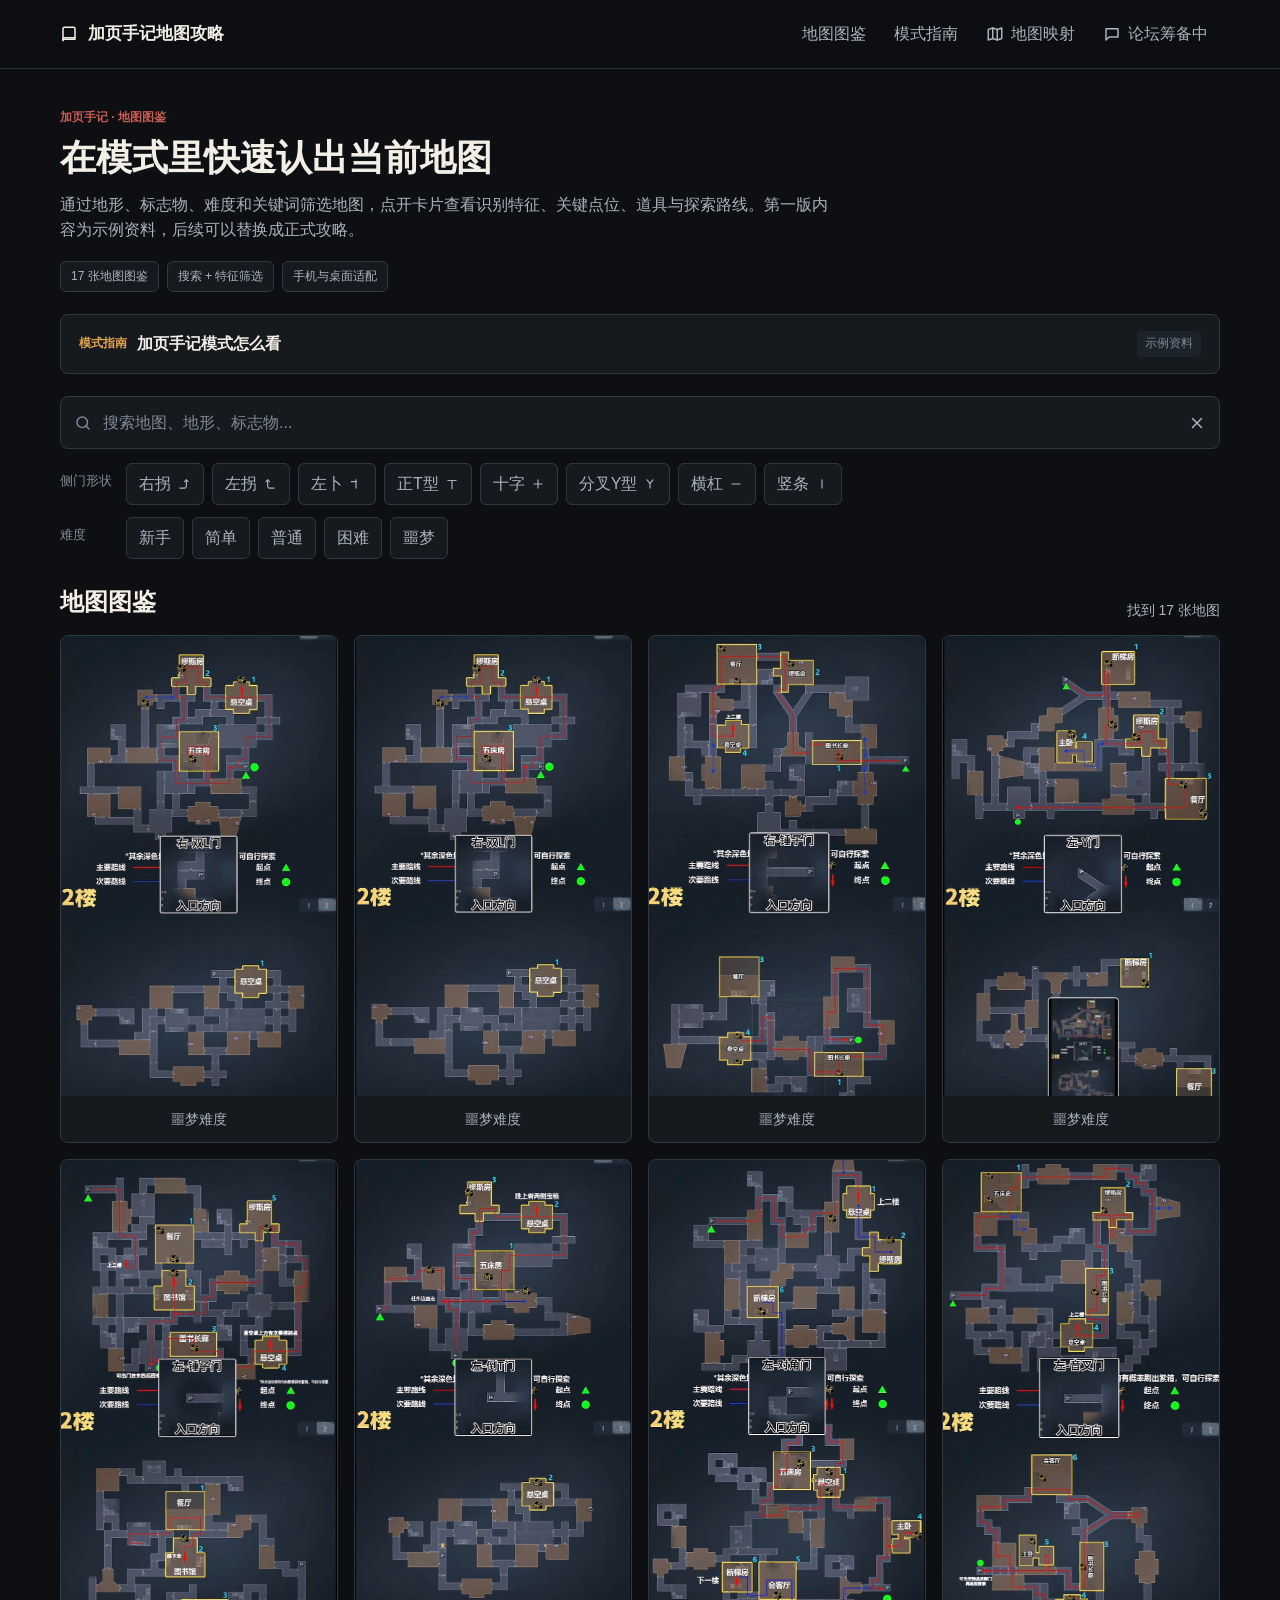
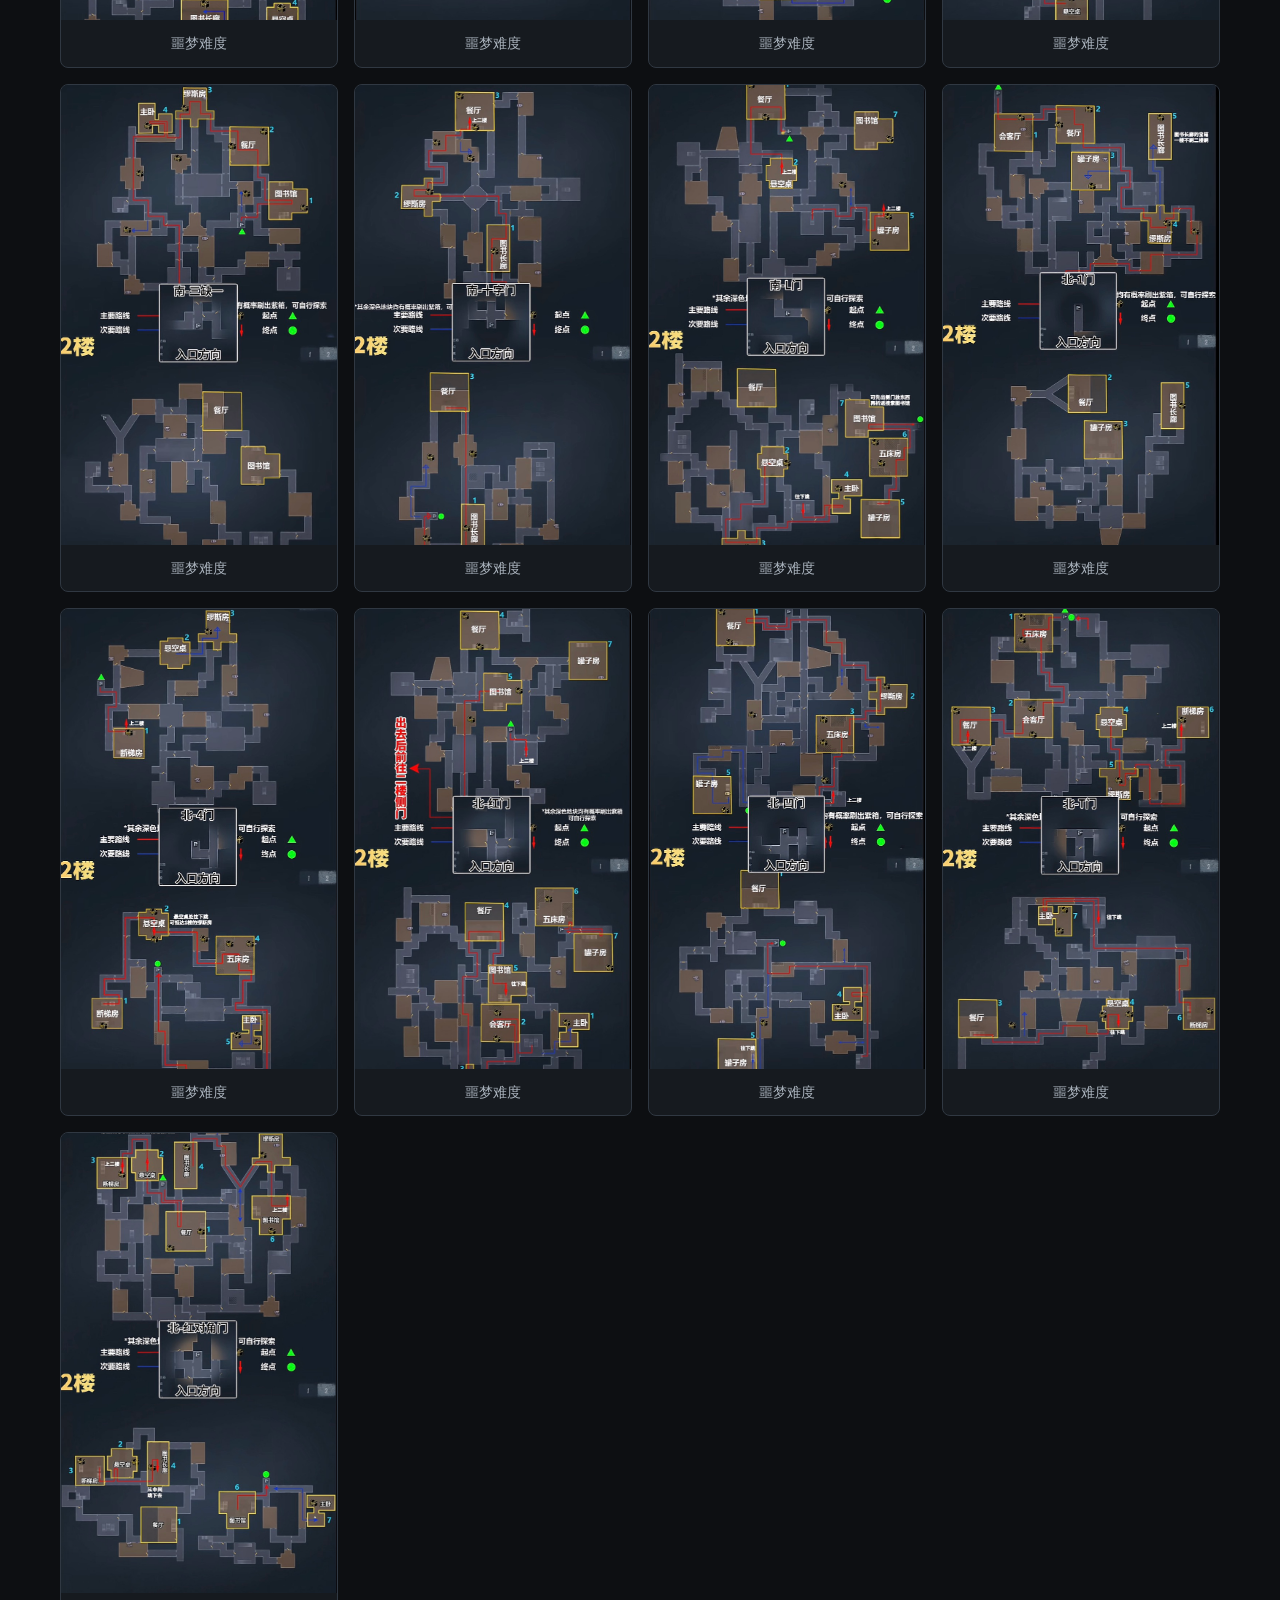
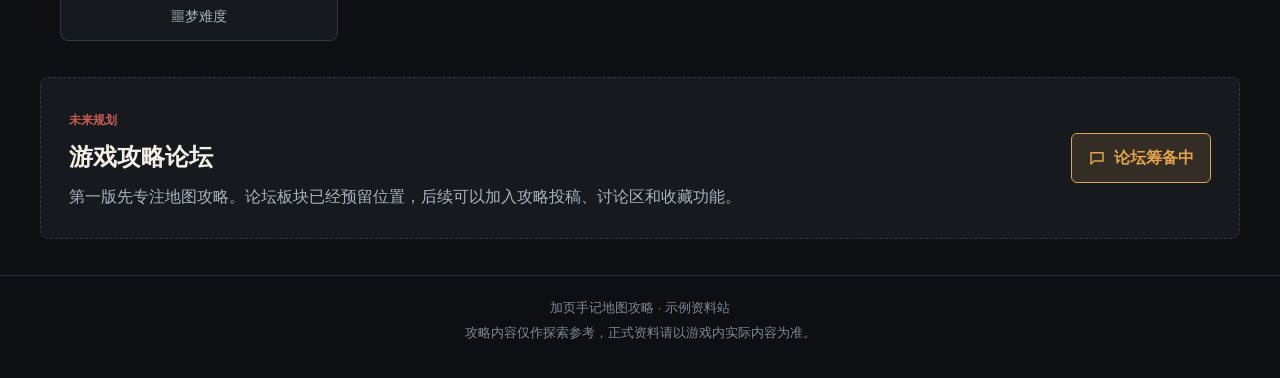
<file: index.html>
<!doctype html>
<html lang="zh-CN">
<head>
  <meta charset="utf-8">
  <meta name="viewport" content="width=device-width, initial-scale=1">
  <meta name="description" content="加页手记地图攻略：搜索、筛选并查看第五人格模式地图的识别特征、点位与探索路线。">
  <title>加页手记地图攻略</title>
  <link rel="stylesheet" href="styles.css?v=8">
</head>
<body>
  <svg class="icon-defs" aria-hidden="true">
    <symbol id="icon-search" viewBox="0 0 24 24">
      <circle cx="11" cy="11" r="7"></circle>
      <path d="m20 20-4-4"></path>
    </symbol>
    <symbol id="icon-filter" viewBox="0 0 24 24">
      <path d="M4 6h16M7 12h10M10 18h4"></path>
    </symbol>
    <symbol id="icon-close" viewBox="0 0 24 24">
      <path d="M6 6l12 12M18 6 6 18"></path>
    </symbol>
    <symbol id="icon-book" viewBox="0 0 24 24">
      <path d="M4 5a2 2 0 0 1 2-2h12a2 2 0 0 1 2 2v14H6a2 2 0 0 0-2 2V5Z"></path>
      <path d="M4 19a2 2 0 0 1 2-2h14"></path>
    </symbol>
    <symbol id="icon-chat" viewBox="0 0 24 24">
      <path d="M4 5h16v11H8l-4 4V5Z"></path>
    </symbol>
    <symbol id="icon-shape-right" viewBox="0 0 24 24">
      <path d="M5 19h8a3 3 0 0 0 3-3V5"></path>
      <path d="m13 8 3-3 3 3"></path>
    </symbol>
    <symbol id="icon-shape-left" viewBox="0 0 24 24">
      <path d="M19 19h-8a3 3 0 0 1-3-3V5"></path>
      <path d="m11 8-3-3-3 3"></path>
    </symbol>
    <symbol id="icon-shape-left-pu" viewBox="0 0 24 24">
      <path d="M12 5v14"></path>
      <path d="M12 8H4"></path>
    </symbol>
    <symbol id="icon-shape-t" viewBox="0 0 24 24">
      <path d="M5 6h14"></path>
      <path d="M12 6v14"></path>
    </symbol>
    <symbol id="icon-shape-cross" viewBox="0 0 24 24">
      <path d="M12 5v14"></path>
      <path d="M5 12h14"></path>
    </symbol>
    <symbol id="icon-shape-y" viewBox="0 0 24 24">
      <path d="M12 19v-8"></path>
      <path d="M12 11 7 5"></path>
      <path d="m12 11 5-6"></path>
    </symbol>
    <symbol id="icon-shape-horizontal" viewBox="0 0 24 24">
      <path d="M5 12h14"></path>
    </symbol>
    <symbol id="icon-shape-vertical" viewBox="0 0 24 24">
      <path d="M12 5v14"></path>
    </symbol>
    <symbol id="icon-map" viewBox="0 0 24 24">
      <path d="M9 4 3 6v14l6-2 6 2 6-2V4l-6 2-6-2Z"></path>
      <path d="M9 4v14M15 6v14"></path>
    </symbol>
    <symbol id="icon-previous" viewBox="0 0 24 24">
      <path d="m15 6-6 6 6 6"></path>
    </symbol>
    <symbol id="icon-next" viewBox="0 0 24 24">
      <path d="m9 6 6 6-6 6"></path>
    </symbol>
    <symbol id="icon-opacity" viewBox="0 0 24 24">
      <path d="M12 3c3 3.8 6 7 6 10a6 6 0 1 1-12 0c0-3 3-6.2 6-10Z"></path>
      <path d="M9 13a3 3 0 0 0 3 3"></path>
    </symbol>
    <symbol id="icon-size" viewBox="0 0 24 24">
      <path d="M4 9V4h5M20 9V4h-5M4 15v5h5M20 15v5h-5"></path>
    </symbol>
    <symbol id="icon-grip" viewBox="0 0 24 24">
      <circle cx="8" cy="6" r="1"></circle>
      <circle cx="16" cy="6" r="1"></circle>
      <circle cx="8" cy="12" r="1"></circle>
      <circle cx="16" cy="12" r="1"></circle>
      <circle cx="8" cy="18" r="1"></circle>
      <circle cx="16" cy="18" r="1"></circle>
    </symbol>
    <symbol id="icon-pip" viewBox="0 0 24 24">
      <rect x="3" y="5" width="18" height="14" rx="2"></rect>
      <rect x="13" y="10" width="6" height="5"></rect>
    </symbol>
  </svg>

  <header class="site-header">
    <div class="header-inner">
      <a class="brand" href="#map-guide" aria-label="加页手记地图攻略首页">
        <svg aria-hidden="true"><use href="#icon-book"></use></svg>
        <span>加页手记地图攻略</span>
      </a>
      <nav class="site-nav" aria-label="主导航">
        <a href="#map-guide">地图图鉴</a>
        <a href="#mode-guide">模式指南</a>
        <button type="button" data-mapping-v2-open>
          <svg aria-hidden="true"><use href="#icon-map"></use></svg>
          地图映射
        </button>
        <button type="button" data-forum-link>
          <svg aria-hidden="true"><use href="#icon-chat"></use></svg>
          论坛筹备中
        </button>
      </nav>
    </div>
  </header>

  <main>
    <section id="map-guide" class="intro" aria-labelledby="pageTitle">
      <div class="intro__text-block">
        <p class="eyebrow">加页手记 · 地图图鉴</p>
        <h1 id="pageTitle">在模式里快速认出当前地图</h1>
        <p class="intro__copy">通过地形、标志物、难度和关键词筛选地图，点开卡片查看识别特征、关键点位、道具与探索路线。第一版内容为示例资料，后续可以替换成正式攻略。</p>
        <div class="intro__stats" aria-label="站点信息">
          <span>17 张地图图鉴</span>
          <span>搜索 + 特征筛选</span>
          <span>手机与桌面适配</span>
        </div>
      </div>
    </section>

    <details id="mode-guide" class="mode-guide">
      <summary>
        <span class="mode-guide__eyebrow">模式指南</span>
        <strong>加页手记模式怎么看</strong>
        <span class="mode-guide__tag">示例资料</span>
      </summary>
      <div class="mode-guide__body">
        <p>这里先用一段简短说明解释模式里的地图信息结构。正式版可以替换为“加页手记”的实际规则、入口和探索目标。</p>
        <ul>
          <li>先通过地图特征判断类型，再查看点位与路线。</li>
          <li>进入游戏后，优先确认明显标志物、出口方向和可交互物。</li>
          <li>攻略只作为探索参考，正式内容应由玩家验证后补充。</li>
        </ul>
      </div>
    </details>

    <section class="toolbar" aria-label="搜索与筛选">
      <form class="search-box" role="search" onsubmit="return false">
        <svg aria-hidden="true"><use href="#icon-search"></use></svg>
        <label class="sr-only" for="mapSearch">搜索地图</label>
        <input id="mapSearch" type="search" placeholder="搜索地图、地形、标志物..." autocomplete="off">
        <button class="icon-button" id="clearSearch" type="button" aria-label="清空搜索">
          <svg aria-hidden="true"><use href="#icon-close"></use></svg>
        </button>
      </form>

      <div class="filter-groups">
        <div class="filter-group">
          <span class="filter-label">侧门形状</span>
          <div class="chip-row" id="terrainFilters" aria-label="按地形筛选"></div>
        </div>
        <div class="filter-group">
          <span class="filter-label">难度</span>
          <div class="chip-row" id="difficultyFilters" aria-label="按难度筛选"></div>
        </div>
      </div>
    </section>

    <section class="map-library" aria-labelledby="libraryTitle">
      <div class="section-heading">
        <h2 id="libraryTitle">地图图鉴</h2>
        <div class="result-meta">
          <p id="resultCount" aria-live="polite">正在加载地图...</p>
          <button class="text-button" id="resetFilters" type="button" hidden>清除筛选</button>
        </div>
      </div>
      <div class="map-grid" id="mapGrid" aria-label="地图卡片列表"></div>
    </section>

    <section id="forum" class="forum-band" aria-labelledby="forumTitle">
      <div>
        <p class="eyebrow">未来规划</p>
        <h2 id="forumTitle">游戏攻略论坛</h2>
        <p>第一版先专注地图攻略。论坛板块已经预留位置，后续可以加入攻略投稿、讨论区和收藏功能。</p>
      </div>
      <button class="primary-button" type="button" data-forum-link>
        <svg aria-hidden="true"><use href="#icon-chat"></use></svg>
        论坛筹备中
      </button>
    </section>
  </main>

  <div class="detail-overlay" id="detailOverlay" hidden></div>
  <div class="mapping-panel" id="mappingV2Panel" hidden>
    <div class="mapping-panel__head" id="mappingV2DragHandle">
      <svg class="mapping-panel__grip" aria-hidden="true"><use href="#icon-grip"></use></svg>
      <span class="mapping-panel__title">地图映射</span>
      <button class="icon-button" type="button" data-mapping-v2-prev title="上一张" aria-label="上一张地图">
        <svg aria-hidden="true"><use href="#icon-previous"></use></svg>
      </button>
      <button class="icon-button" type="button" data-mapping-v2-next title="下一张" aria-label="下一张地图">
        <svg aria-hidden="true"><use href="#icon-next"></use></svg>
      </button>
      <button class="icon-button" type="button" data-mapping-v2-pip title="悬浮窗模式" aria-label="打开悬浮窗模式">
        <svg aria-hidden="true"><use href="#icon-pip"></use></svg>
      </button>
      <button class="icon-button" type="button" data-mapping-v2-close title="关闭" aria-label="关闭地图映射">
        <svg aria-hidden="true"><use href="#icon-close"></use></svg>
      </button>
    </div>
    <div class="mapping-panel__body">
      <img id="mappingV2Image" alt="地图映射图片">
    </div>
    <div class="mapping-panel__controls">
      <label class="mapping-control">
        <svg aria-hidden="true"><use href="#icon-opacity"></use></svg>
        <input id="mappingV2Opacity" type="range" min="35" max="100" value="85" aria-label="调整透明度">
      </label>
    </div>
  </div>
  <div class="toast" id="toast" role="status" aria-live="polite" hidden></div>

  <footer class="site-footer">
    <p>加页手记地图攻略 · 示例资料站</p>
    <p>攻略内容仅作探索参考，正式资料请以游戏内实际内容为准。</p>
  </footer>

  <script src="data.js?v=8"></script>
  <script src="app-v2.js?v=1"></script>
</body>
</html>
</file>
<file: styles.css>
:root {
  --bg: #0d0f12;
  --panel: #161a1f;
  --panel-2: #1d232a;
  --line: #303842;
  --line-soft: #252c34;
  --text: #f3efe7;
  --muted: #aab3bd;
  --muted-2: #7f8994;
  --accent: #e2a34c;
  --red: #c65b52;
  --teal: #62b6a1;
  --blue: #7ba7d9;
  --shadow: 0 18px 40px rgba(0, 0, 0, 0.38);
}

* {
  box-sizing: border-box;
}

html {
  scroll-behavior: smooth;
}

body {
  margin: 0;
  min-height: 100vh;
  background: var(--bg);
  color: var(--text);
  font-family: "Microsoft YaHei UI", "PingFang SC", "Noto Sans CJK SC", sans-serif;
  line-height: 1.6;
}

body.no-scroll {
  overflow: hidden;
}

button,
input,
select {
  font: inherit;
}

button {
  color: inherit;
}

button,
a,
select,
input {
  -webkit-tap-highlight-color: transparent;
}

a {
  color: inherit;
  text-decoration: none;
}

[hidden] {
  display: none !important;
}

.icon-defs {
  position: absolute;
  width: 0;
  height: 0;
  overflow: hidden;
}

.sr-only {
  position: absolute;
  width: 1px;
  height: 1px;
  padding: 0;
  margin: -1px;
  overflow: hidden;
  clip: rect(0, 0, 0, 0);
  white-space: nowrap;
  border: 0;
}

.site-header {
  position: sticky;
  top: 0;
  z-index: 20;
  background: rgba(13, 15, 18, 0.95);
  border-bottom: 1px solid var(--line-soft);
}

.header-inner {
  max-width: 1200px;
  margin: 0 auto;
  padding: 12px 20px;
  display: flex;
  align-items: center;
  gap: 18px;
}

.brand {
  display: inline-flex;
  align-items: center;
  gap: 10px;
  font-weight: 800;
  font-size: 17px;
  letter-spacing: 0;
  white-space: nowrap;
}

.brand svg,
.site-nav svg,
.search-box svg,
.icon-button svg,
.primary-button svg {
  width: 18px;
  height: 18px;
  fill: none;
  stroke: currentColor;
  stroke-width: 2;
  stroke-linecap: round;
  stroke-linejoin: round;
}

.site-nav {
  margin-left: auto;
  display: flex;
  align-items: center;
  gap: 4px;
}

.site-nav a,
.site-nav button {
  display: inline-flex;
  align-items: center;
  gap: 7px;
  padding: 9px 12px;
  border: 0;
  border-radius: 6px;
  background: transparent;
  color: var(--muted);
  cursor: pointer;
  white-space: nowrap;
}

.site-nav a:hover,
.site-nav a:focus-visible,
.site-nav button:hover,
.site-nav button:focus-visible {
  background: var(--panel-2);
  color: var(--text);
  outline: none;
}

.intro {
  max-width: 1200px;
  margin: 0 auto;
  padding: 34px 20px 22px;
}

.eyebrow {
  display: inline-flex;
  align-items: center;
  gap: 6px;
  margin: 0 0 8px;
  color: var(--red);
  font-size: 12px;
  font-weight: 700;
  letter-spacing: 0;
}

h1,
h2,
h3,
p {
  margin-top: 0;
}

h1 {
  margin-bottom: 12px;
  font-size: 36px;
  line-height: 1.25;
  letter-spacing: 0;
}

.intro__copy {
  max-width: 780px;
  margin-bottom: 18px;
  color: var(--muted);
  font-size: 16px;
}

.intro__stats {
  display: flex;
  flex-wrap: wrap;
  gap: 8px;
}

.intro__stats span {
  padding: 5px 10px;
  border: 1px solid var(--line);
  border-radius: 6px;
  background: var(--panel);
  color: var(--muted);
  font-size: 12px;
}

.mode-guide {
  max-width: 1200px;
  margin: 0 auto 18px;
  padding: 0 20px;
}

.mode-guide summary {
  display: flex;
  align-items: center;
  flex-wrap: wrap;
  gap: 10px;
  padding: 16px 18px;
  border: 1px solid var(--line);
  border-radius: 8px;
  background: var(--panel);
  cursor: pointer;
  list-style: none;
}

.mode-guide summary::-webkit-details-marker {
  display: none;
}

.mode-guide summary strong {
  font-size: 16px;
}

.mode-guide__eyebrow {
  color: var(--accent);
  font-size: 12px;
  font-weight: 700;
}

.mode-guide__tag {
  margin-left: auto;
  padding: 3px 8px;
  border-radius: 4px;
  background: var(--panel-2);
  color: var(--muted-2);
  font-size: 12px;
}

.mode-guide__body {
  padding: 18px;
  border: 1px solid var(--line);
  border-top: 0;
  border-radius: 0 0 8px 8px;
  background: var(--panel);
  color: var(--muted);
}

.mode-guide__body p {
  margin-bottom: 12px;
}

.mode-guide__body ul {
  margin: 0;
  padding-left: 20px;
}

.toolbar {
  max-width: 1200px;
  margin: 0 auto;
  padding: 4px 20px 20px;
  display: grid;
  gap: 14px;
}

.search-box {
  position: relative;
  display: flex;
  align-items: center;
}

.search-box > svg {
  position: absolute;
  left: 14px;
  color: var(--muted-2);
  pointer-events: none;
}

.search-box input {
  width: 100%;
  padding: 13px 44px 13px 42px;
  border: 1px solid var(--line);
  border-radius: 8px;
  background: var(--panel);
  color: var(--text);
  outline: none;
}

.search-box input:focus {
  border-color: var(--accent);
}

.search-box input::placeholder {
  color: var(--muted-2);
}

.icon-button {
  display: inline-flex;
  align-items: center;
  justify-content: center;
  width: 36px;
  height: 36px;
  padding: 0;
  border: 1px solid var(--line);
  border-radius: 6px;
  background: var(--panel-2);
  color: var(--muted);
  cursor: pointer;
}

.search-box .icon-button {
  position: absolute;
  right: 8px;
  width: 30px;
  height: 30px;
  border: 0;
  background: transparent;
}

.icon-button:hover,
.icon-button:focus-visible {
  border-color: var(--accent);
  color: var(--text);
  outline: none;
}

.filter-groups {
  display: grid;
  gap: 12px;
}

.filter-group {
  display: flex;
  align-items: flex-start;
  gap: 10px;
}

.filter-label {
  min-width: 56px;
  padding-top: 8px;
  color: var(--muted-2);
  font-size: 13px;
}

.chip-row {
  display: flex;
  flex-wrap: wrap;
  gap: 8px;
}

.chip {
  display: inline-flex;
  align-items: center;
  gap: 6px;
  padding: 7px 12px;
  border: 1px solid var(--line);
  border-radius: 6px;
  background: var(--panel);
  color: var(--muted);
  cursor: pointer;
}

.chip:hover,
.chip:focus-visible {
  border-color: var(--accent);
  color: var(--text);
  outline: none;
}

.chip[aria-pressed="true"] {
  border-color: var(--accent);
  background: rgba(226, 163, 76, 0.12);
  color: var(--accent);
}

.map-library {
  max-width: 1200px;
  margin: 0 auto;
  padding: 4px 20px 36px;
}

.section-heading {
  display: flex;
  align-items: flex-end;
  justify-content: space-between;
  gap: 16px;
  margin-bottom: 14px;
}

.section-heading h2 {
  margin-bottom: 0;
  font-size: 24px;
  letter-spacing: 0;
}

.result-meta {
  display: flex;
  align-items: center;
  gap: 12px;
  color: var(--muted);
  font-size: 14px;
}

.result-meta p {
  margin-bottom: 0;
}

.text-button {
  padding: 6px 10px;
  border: 1px solid var(--line);
  border-radius: 6px;
  background: transparent;
  color: var(--muted);
  cursor: pointer;
}

.text-button:hover,
.text-button:focus-visible {
  border-color: var(--accent);
  color: var(--text);
  outline: none;
}

.map-grid {
  display: grid;
  grid-template-columns: repeat(auto-fill, minmax(250px, 1fr));
  gap: 16px;
}

.map-card {
  display: block;
  width: 100%;
  padding: 0;
  overflow: hidden;
  border: 1px solid var(--line);
  border-radius: 8px;
  background: var(--panel);
  color: var(--text);
  text-align: left;
  cursor: pointer;
  transition: border-color 160ms ease, background-color 160ms ease;
}

.map-card:hover,
.map-card:focus-visible {
  border-color: var(--card-accent, var(--accent));
  background: var(--panel-2);
  outline: none;
}

.map-card__media {
  position: relative;
  display: block;
  aspect-ratio: 3 / 5;
  overflow: hidden;
  background: #14191e;
}

.map-card__media img {
  display: block;
  width: 100%;
  height: 100%;
  object-fit: cover;
}

.map-card__badge,
.map-card__type {
  display: inline-flex;
  align-items: center;
  gap: 4px;
  position: absolute;
  top: 10px;
  padding: 4px 8px;
  border-radius: 4px;
  background: rgba(10, 12, 14, 0.82);
  color: var(--text);
  font-size: 12px;
}

.map-card__badge {
  left: 10px;
  color: var(--card-accent, var(--accent));
}

.map-card__type {
  right: 10px;
}

.shape-icon {
  width: 14px;
  height: 14px;
  flex: none;
  fill: none;
  stroke: currentColor;
  stroke-width: 2;
  stroke-linecap: round;
  stroke-linejoin: round;
}

.map-card__body {
  display: block;
  padding: 10px 12px;
}

.map-card__difficulty {
  display: block;
  padding: 2px 0;
  color: var(--muted);
  font-size: 14px;
  text-align: center;
}

.map-card__title-row,
.map-card__desc,
.map-card__traits,
.map-card__footer {
  display: block;
}

.map-card__title-row {
  display: flex;
  align-items: baseline;
  justify-content: space-between;
  gap: 10px;
  margin-bottom: 8px;
}

.map-card__title-row strong {
  font-size: 18px;
  letter-spacing: 0;
}

.map-card__title-row span {
  color: var(--muted);
  font-size: 12px;
  white-space: nowrap;
}

.map-card__desc {
  min-height: 66px;
  margin-bottom: 12px;
  color: var(--muted);
  font-size: 14px;
  overflow-wrap: anywhere;
}

.map-card__traits {
  display: flex;
  flex-wrap: wrap;
  gap: 6px;
  margin-bottom: 14px;
}

.map-card__traits span {
  padding: 3px 7px;
  border: 1px solid var(--line-soft);
  border-radius: 4px;
  background: var(--panel-2);
  color: var(--muted);
  font-size: 12px;
}

.map-card__footer {
  display: flex;
  justify-content: space-between;
  gap: 10px;
  padding-top: 10px;
  border-top: 1px solid var(--line-soft);
  color: var(--muted-2);
  font-size: 12px;
}

.map-card__footer span:last-child {
  color: var(--card-accent, var(--accent));
}

.empty-state {
  grid-column: 1 / -1;
  padding: 44px 20px;
  border: 1px dashed var(--line);
  border-radius: 8px;
  background: var(--panel);
  color: var(--muted);
  text-align: center;
}

.empty-state p {
  margin-bottom: 4px;
}

.forum-band {
  max-width: 1200px;
  margin: 0 auto 36px;
  padding: 28px;
  display: flex;
  align-items: center;
  justify-content: space-between;
  gap: 24px;
  border: 1px dashed var(--line);
  border-radius: 8px;
  background: var(--panel);
}

.forum-band h2 {
  margin-bottom: 8px;
  font-size: 24px;
  letter-spacing: 0;
}

.forum-band p:last-child {
  margin-bottom: 0;
  color: var(--muted);
}

.primary-button {
  display: inline-flex;
  align-items: center;
  justify-content: center;
  gap: 8px;
  padding: 11px 16px;
  border: 1px solid var(--accent);
  border-radius: 6px;
  background: rgba(226, 163, 76, 0.14);
  color: var(--accent);
  font-weight: 700;
  white-space: nowrap;
  cursor: pointer;
}

.primary-button:hover,
.primary-button:focus-visible {
  background: rgba(226, 163, 76, 0.24);
  outline: none;
}

.detail-overlay {
  position: fixed;
  inset: 0;
  z-index: 50;
  display: flex;
  align-items: center;
  justify-content: center;
  padding: 20px;
  background: rgba(4, 5, 6, 0.76);
}

.detail-panel {
  position: relative;
  width: min(calc(88vh * 0.54), 100%);
  max-height: 92vh;
  overflow: auto;
  border: 1px solid var(--line);
  border-radius: 8px;
  background: var(--panel);
  box-shadow: var(--shadow);
}

.detail-image {
  display: block;
  width: 100%;
  height: auto;
  max-height: 88vh;
  object-fit: contain;
  background: #0b0d0f;
}

.detail-actions {
  padding: 12px;
  background: var(--panel);
  text-align: center;
}

.detail-actions .primary-button {
  width: 100%;
}

.mapping-fallback__head {
  padding: 14px 16px;
  border-bottom: 1px solid var(--line);
  background: var(--panel-2);
}

.mapping-fallback__head h2 {
  margin: 0 0 4px;
  font-size: 18px;
  letter-spacing: 0;
}

.mapping-fallback__head span {
  color: var(--muted);
  font-size: 13px;
}

.mapping-fallback__controls {
  display: grid;
  grid-template-columns: 36px 1fr 36px;
  align-items: center;
  gap: 8px;
  padding: 12px;
  border-top: 1px solid var(--line);
  background: var(--panel);
}

.mapping-fallback__controls input[type="range"] {
  width: 100%;
  accent-color: var(--accent);
}

.mapping-panel {
  position: fixed;
  right: 20px;
  bottom: 20px;
  z-index: 45;
  width: min(var(--mapping-width, 320px), calc(100vw - 32px));
  overflow: hidden;
  border: 1px solid var(--line);
  border-radius: 8px;
  background: var(--panel);
  box-shadow: var(--shadow);
}

.mapping-panel__head {
  display: flex;
  align-items: center;
  gap: 6px;
  padding: 8px;
  border-bottom: 1px solid var(--line-soft);
  background: var(--panel-2);
  touch-action: none;
}

.mapping-panel__grip {
  width: 16px;
  height: 16px;
  flex: none;
  fill: none;
  stroke: var(--muted-2);
  stroke-width: 1.5;
}

.mapping-panel__title {
  min-width: 0;
  overflow: hidden;
  margin-right: auto;
  color: var(--text);
  font-size: 14px;
  font-weight: 700;
  text-overflow: ellipsis;
  white-space: nowrap;
}

.mapping-panel__head .icon-button {
  width: 30px;
  height: 30px;
  border-color: transparent;
  background: transparent;
}

.mapping-panel__body {
  max-height: 62vh;
  overflow: hidden;
  background: #0b0d0f;
}

.mapping-panel__body img {
  display: block;
  width: 100%;
  height: auto;
  max-height: 62vh;
  object-fit: contain;
  background: #0b0d0f;
}

.mapping-panel__controls {
  display: grid;
  grid-template-columns: 1fr 1fr;
  gap: 10px;
  padding: 10px;
  border-top: 1px solid var(--line-soft);
}

.mapping-control {
  display: grid;
  grid-template-columns: 18px 1fr;
  align-items: center;
  gap: 7px;
}

.mapping-control svg {
  width: 18px;
  height: 18px;
  fill: none;
  stroke: var(--muted);
  stroke-width: 2;
  stroke-linecap: round;
  stroke-linejoin: round;
}

.mapping-control input[type="range"] {
  width: 100%;
  accent-color: var(--accent);
}

.detail-close {
  position: absolute;
  top: 12px;
  right: 12px;
  z-index: 2;
}

.detail-hero {
  display: grid;
  grid-template-columns: minmax(240px, 380px) 1fr;
  border-bottom: 1px solid var(--line);
}

.detail-hero img {
  display: block;
  width: 100%;
  height: 100%;
  min-height: 260px;
  object-fit: cover;
}

.detail-hero__copy {
  padding: 26px;
}

.detail-hero__copy h2 {
  margin-bottom: 10px;
  font-size: 28px;
  letter-spacing: 0;
}

.detail-hero__copy > p {
  color: var(--muted);
}

.tag-list {
  display: flex;
  flex-wrap: wrap;
  gap: 8px;
}

.tag-list span {
  padding: 5px 9px;
  border: 1px solid var(--line);
  border-radius: 5px;
  background: var(--panel-2);
  color: var(--muted);
  font-size: 13px;
}

.detail-body {
  padding: 22px 26px 28px;
  display: grid;
  gap: 18px;
}

.detail-section {
  padding-top: 16px;
  border-top: 1px solid var(--line-soft);
}

.detail-section:first-child {
  padding-top: 0;
  border-top: 0;
}

.detail-section h3 {
  margin-bottom: 10px;
  color: var(--accent);
  font-size: 15px;
}

.detail-section p {
  margin-bottom: 0;
  color: var(--muted);
}

.landmark-list,
.point-list,
.tip-list {
  margin: 0;
  padding: 0;
  list-style: none;
}

.landmark-list {
  display: flex;
  flex-wrap: wrap;
  gap: 8px;
}

.landmark-list li {
  padding: 8px 12px;
  border: 1px solid var(--line);
  border-radius: 6px;
  background: var(--panel-2);
}

.point-list,
.tip-list {
  display: grid;
  gap: 10px;
}

.point-list li {
  display: grid;
  gap: 2px;
  padding: 10px 12px;
  border-left: 3px solid var(--card-accent, var(--accent));
  background: var(--panel-2);
}

.point-list span,
.tip-list {
  color: var(--muted);
}

.toast {
  position: fixed;
  left: 50%;
  top: 20px;
  bottom: auto;
  z-index: 60;
  transform: translateX(-50%);
  max-width: min(420px, calc(100vw - 32px));
  padding: 11px 16px;
  border: 1px solid var(--line);
  border-radius: 6px;
  background: #20262d;
  color: var(--text);
  box-shadow: var(--shadow);
}

.site-footer {
  padding: 22px 20px 30px;
  border-top: 1px solid var(--line-soft);
  color: var(--muted-2);
  text-align: center;
  font-size: 13px;
}

.site-footer p {
  margin-bottom: 4px;
}

@media (max-width: 760px) {
  .header-inner {
    align-items: flex-start;
    flex-direction: column;
    gap: 8px;
  }

  .site-nav {
    width: 100%;
    margin-left: 0;
    flex-wrap: wrap;
  }

  .site-nav a,
  .site-nav button {
    padding: 8px 10px;
  }

  h1 {
    font-size: 30px;
  }

  .intro {
    padding-top: 26px;
  }

  .filter-group {
    align-items: flex-start;
    flex-direction: column;
    gap: 6px;
  }

  .filter-label {
    padding-top: 0;
  }

  .filter-group--select select {
    width: 100%;
  }

  .section-heading {
    align-items: flex-start;
    flex-direction: column;
    gap: 6px;
  }

  .map-grid {
    grid-template-columns: 1fr;
  }

  .forum-band {
    align-items: stretch;
    flex-direction: column;
  }

  .primary-button {
    width: 100%;
  }

  .detail-overlay {
    padding: 0;
    align-items: flex-end;
  }

  .detail-panel {
    width: min(calc(88vh * 0.54), 100%);
    max-height: 92vh;
    border-radius: 10px 10px 0 0;
  }

  .detail-hero {
    grid-template-columns: 1fr;
  }

  .detail-hero img {
    max-height: 220px;
  }

  .detail-hero__copy,
  .detail-body {
    padding-left: 18px;
    padding-right: 18px;
  }

  .mapping-panel {
    right: 10px;
    bottom: 10px;
    left: 10px;
    width: auto;
  }

  .mapping-panel__body,
  .mapping-panel__body img {
    max-height: 50vh;
  }
}

@media (max-width: 420px) {
  .site-nav a,
  .site-nav button {
    width: 100%;
    justify-content: center;
  }

  .map-card__desc {
    min-height: 0;
  }
}
</file>
